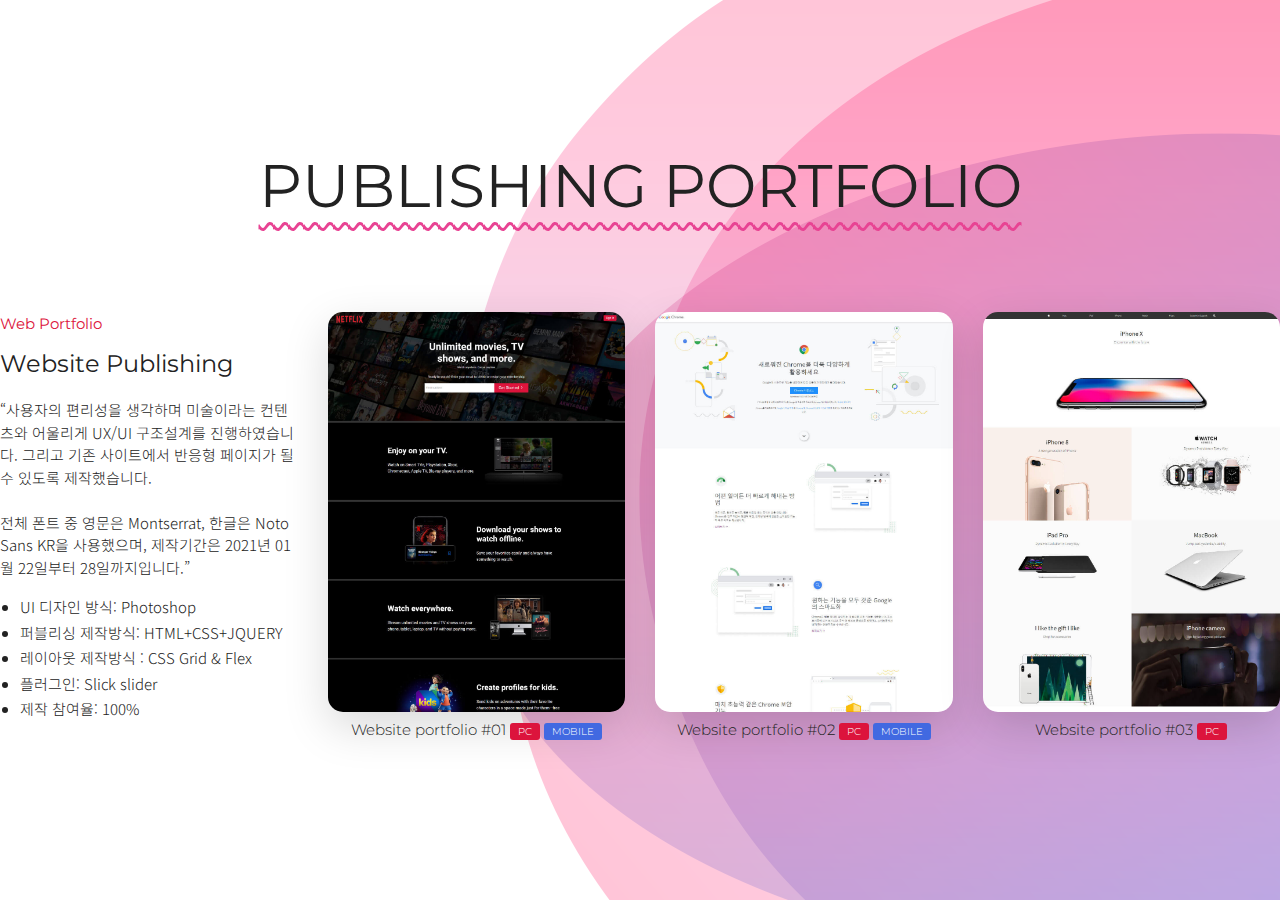
<file: index.html>
<!DOCTYPE html>
<html lang="ko">
<head>
  <meta charset="UTF-8">
  <meta http-equiv="X-UA-Compatible" content="IE=edge">
  <meta name="viewport" content="width=device-width, initial-scale=1.0">
  <title>GRID 반응형 포트폴리오 섹션 레이아웃(Project Info style)</title>
  <!-- jQuery CDN -->
  <script src="https://code.jquery.com/jquery-3.5.1.min.js"></script>
  <!-- Featherlight.js CDN -->
  <script src="script/featerlight/featherlight.js"></script>
  <link rel="stylesheet" href="script/featerlight/featherlight.css">
  <!-- Custom CSS & JS -->
  <link type="text/css" rel="stylesheet" href="style.css">
</head>
<body>

  <section class="portfilio">
    <div class="headline-share">
      <h1>Publishing Portfolio</h1>
    </div>
    <div class="items">
      <aside class="item">
        <b>Web Portfolio</b>
        <h2>Website Publishing</h2>
        <p>
          <q>사용자의 편리성을 생각하며 미술이라는 컨텐츠와 어울리게 UX/UI 구조설계를 진행하였습니다. 그리고 기존 사이트에서 반응형 페이지가 될수 있도록 제작했습니다.<br><br>

            전체 폰트 중 영문은 Montserrat, 한글은 Noto Sans KR을 사용했으며, 제작기간은 2021년 01월 22일부터 28일까지입니다.</q>
        </p>
        <p class="portfolio-info">
          <span>UI 디자인 방식: Photoshop</span>
          <span>퍼블리싱 제작방식: HTML+CSS+JQUERY</span>
          <span>레이아웃 제작방식 : CSS Grid & Flex</span>
          <span>플러그인: Slick slider</span>
          <span>제작 참여율: 100%</span>
        </p>
      </aside>
      <div class="item thum">
        <div class="photo">
          <img src="images/web-portfolio-01.jpg" alt="">
        </div>
        <span class="portfolio-title">
          Website portfolio #01
          <a class="btn-view pc" data-featherlight="iframe" href="/portfolio/apple/portfolio-01.html">pc</a>
          <a class="btn-view mobile" data-featherlight="iframe" href="/portfolio/mobile-iphone-mockup.html">mobile</a>
        </span>
      </div>
      <div class="item thum">
        <div class="photo">
          <img src="images/web-portfolio-02.jpg" alt="">
        </div>
        <span class="portfolio-title">
          Website portfolio #02
          <a class="btn-view pc" data-featherlight="iframe" href="/portfolio/chrome/portfolio-02.html">pc</a>
          <a class="btn-view mobile" data-featherlight="iframe" href="/portfolio/mobile-iphone-mockup.html">mobile</a>
        </span>
      </div>
      <div class="item thum">
        <div class="photo">
          <img src="images/web-portfolio-03.jpg" alt="">
        </div>
        <span class="portfolio-title">
          Website portfolio #03
          <a class="btn-view pc" data-featherlight="iframe" href="/portfolio/netfilx/portfolio-03.html">pc</a>
        </span>
      </div>
    </div>
  </section>

</body>
</html>
</file>
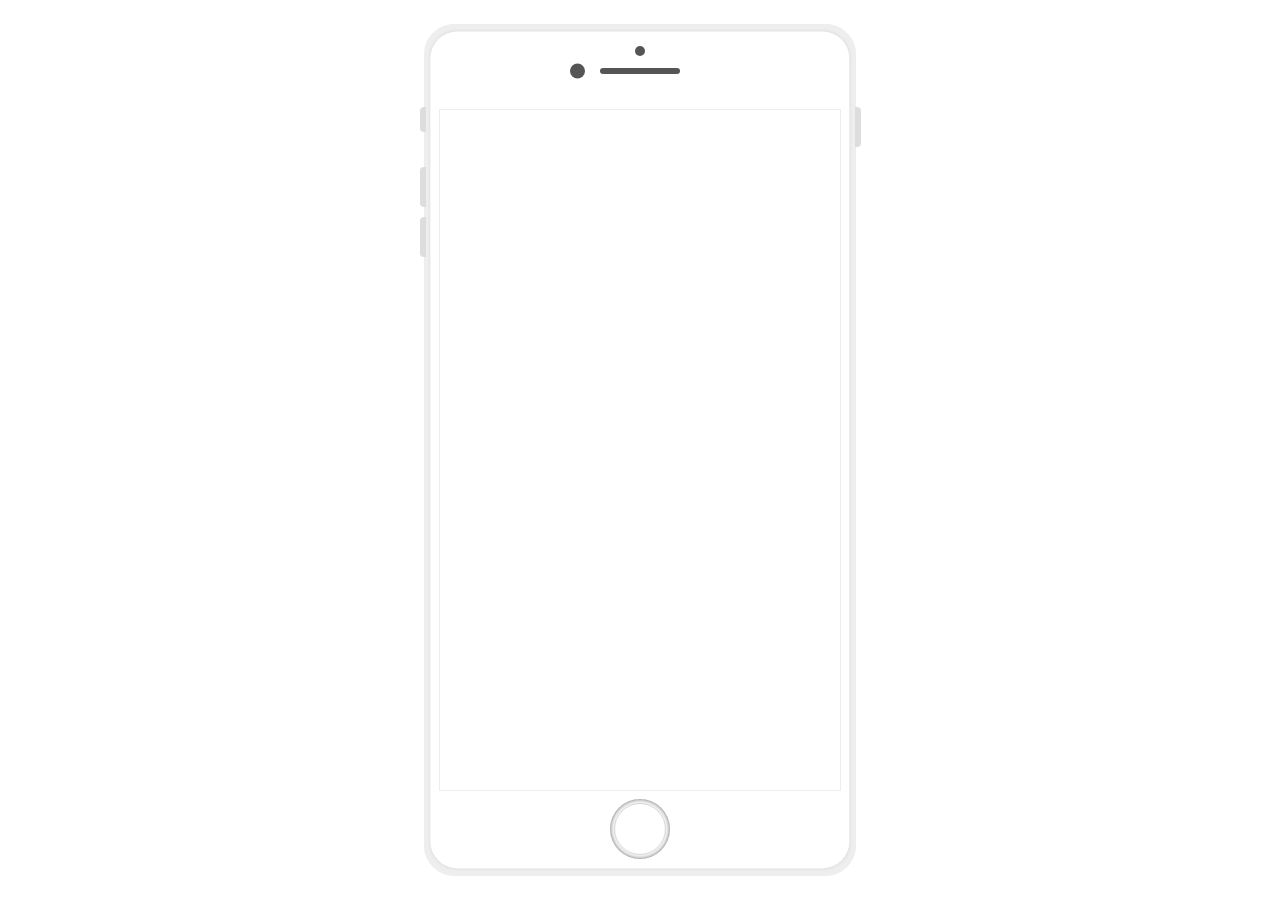
<file: portfolio/mobile-iphone-mockup.html>
<!DOCTYPE html>
<html lang="ko">
<head>
  <meta charset="UTF-8">
  <title>Mobile iPhone Mockup</title>
  <link rel="stylesheet" href="mobile-iphone-mockup.css">
</head>
<body>
 
  <!-- Mockup Start -->
  <div class="mockup">
    <div class="mobile-mockup">
      <!-- Content Here -->
      <div class="iframe-url">
        <iframe src="https://www.inflearn.com/" frameborder="0"></iframe>
      </div>
      <!-- Content Here -->
      <div class="home-btn"></div>
      <div class="camera">
        <span></span>
        <span></span>
        <span></span>
      </div>
      <div class="volume">
        <span></span>
        <span></span>
        <span></span>
      </div>
      <div class="power">
        <span></span>
      </div>
    </div>
  </div>
  <!-- Mockup End -->
  
</body>
</html>
</file>
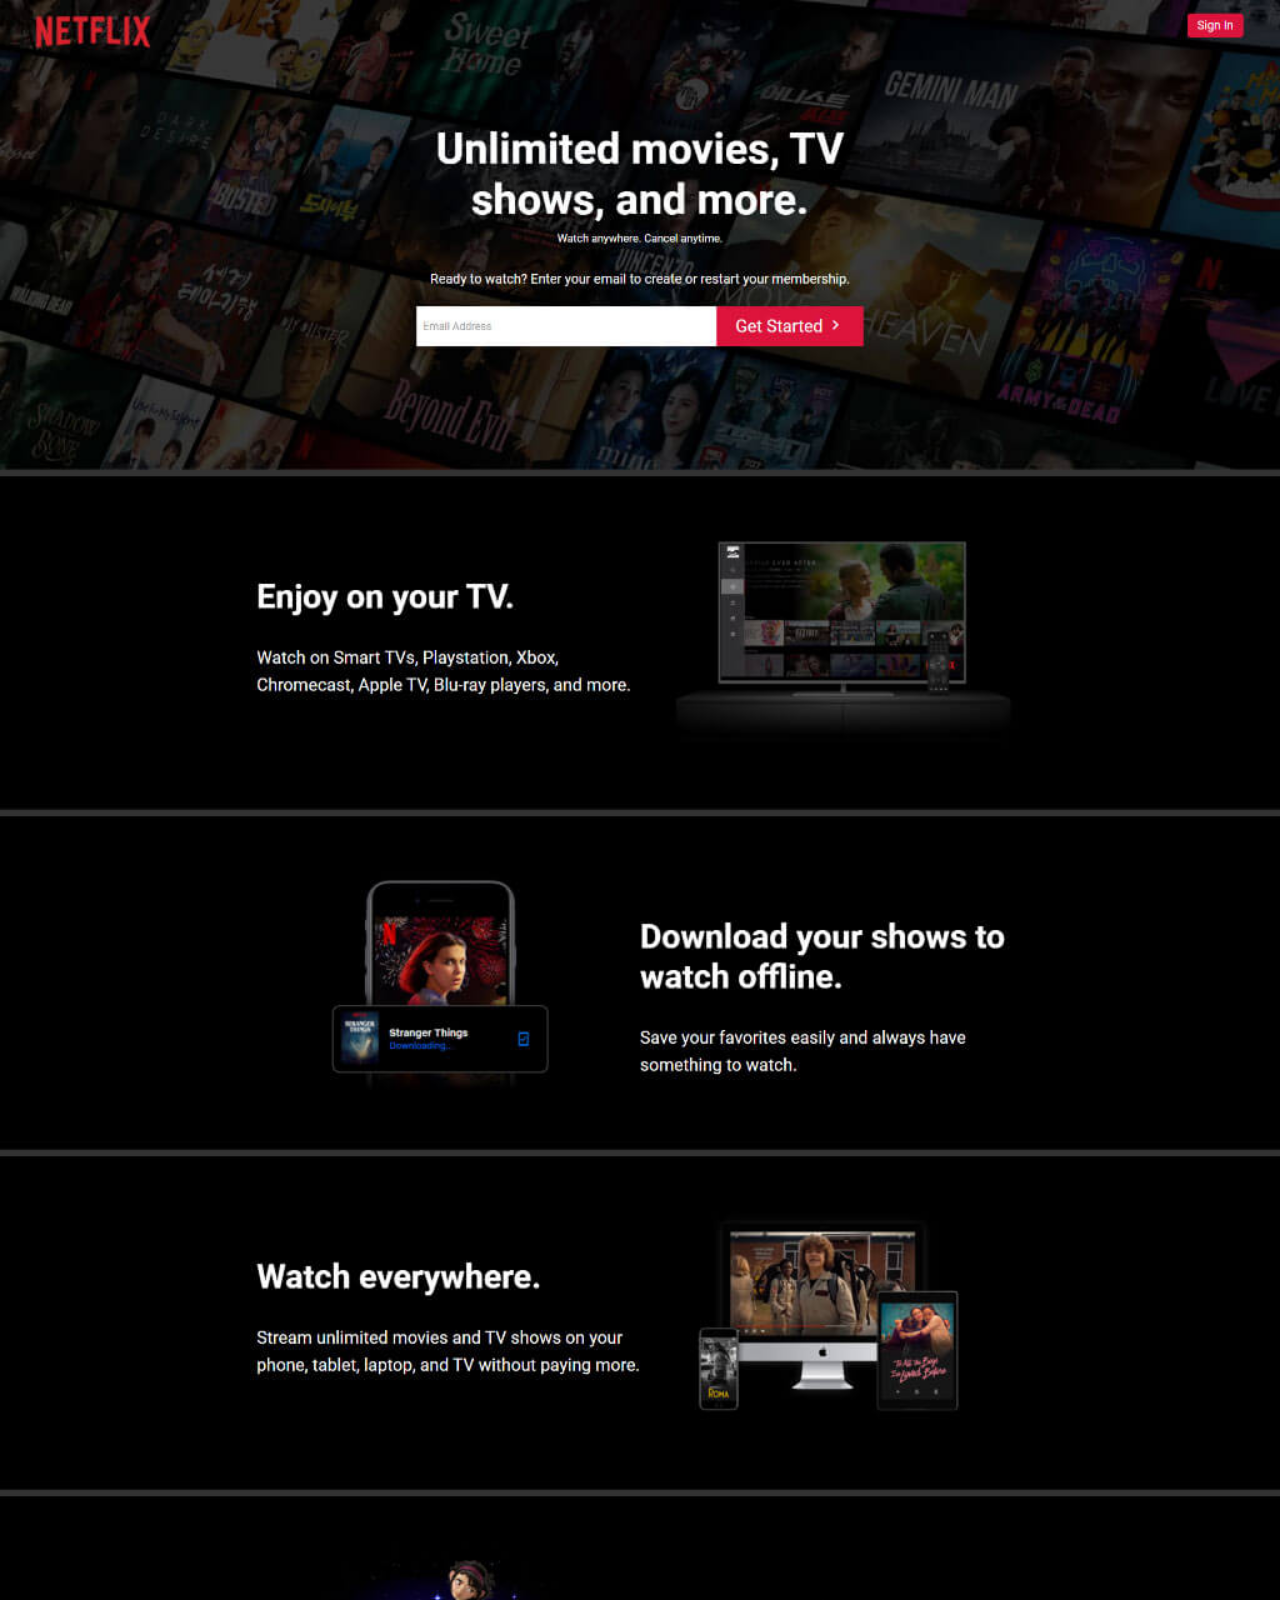
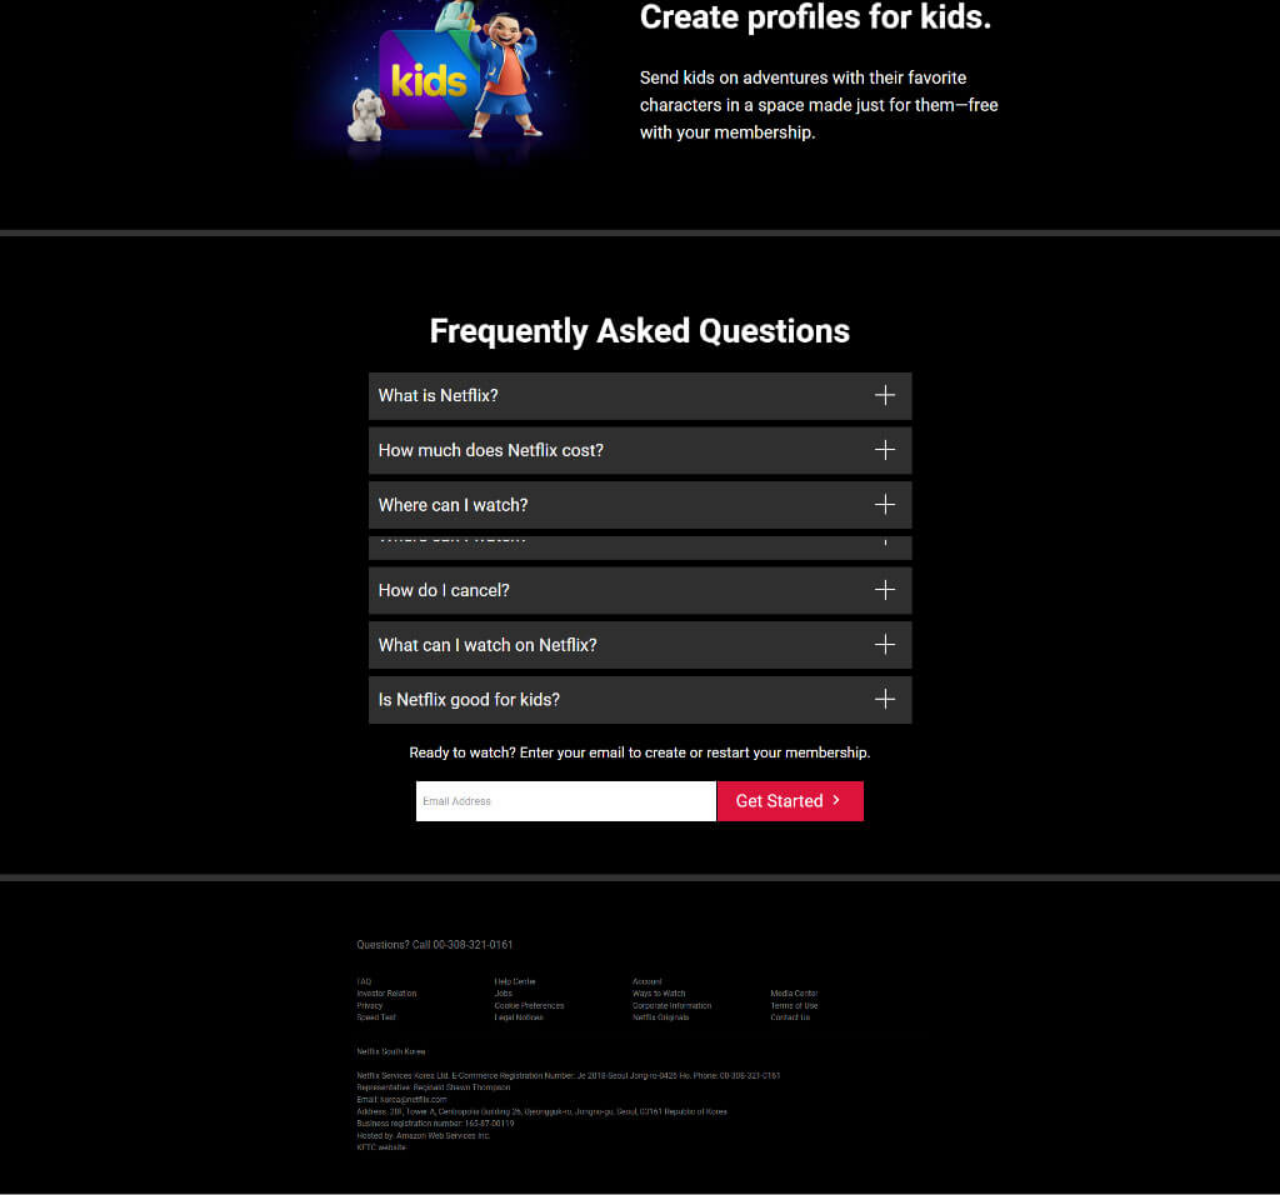
<file: portfolio/apple/portfolio-01.html>
<!DOCTYPE html>
<html lang="ko">
<head>
  <meta charset="UTF-8">
  <meta http-equiv="X-UA-Compatible" content="IE=edge">
  <meta name="viewport" content="width=device-width, initial-scale=1.0">
  <title>Website Portfolio #01</title>
  <style>
    body {
      margin: 0;
    }
    img {
      width: 100%;
    }
  </style>
</head>
<body>
  
  <img src="../../images/web-portfolio-01.jpg" alt="">

</body>
</html>
</file>
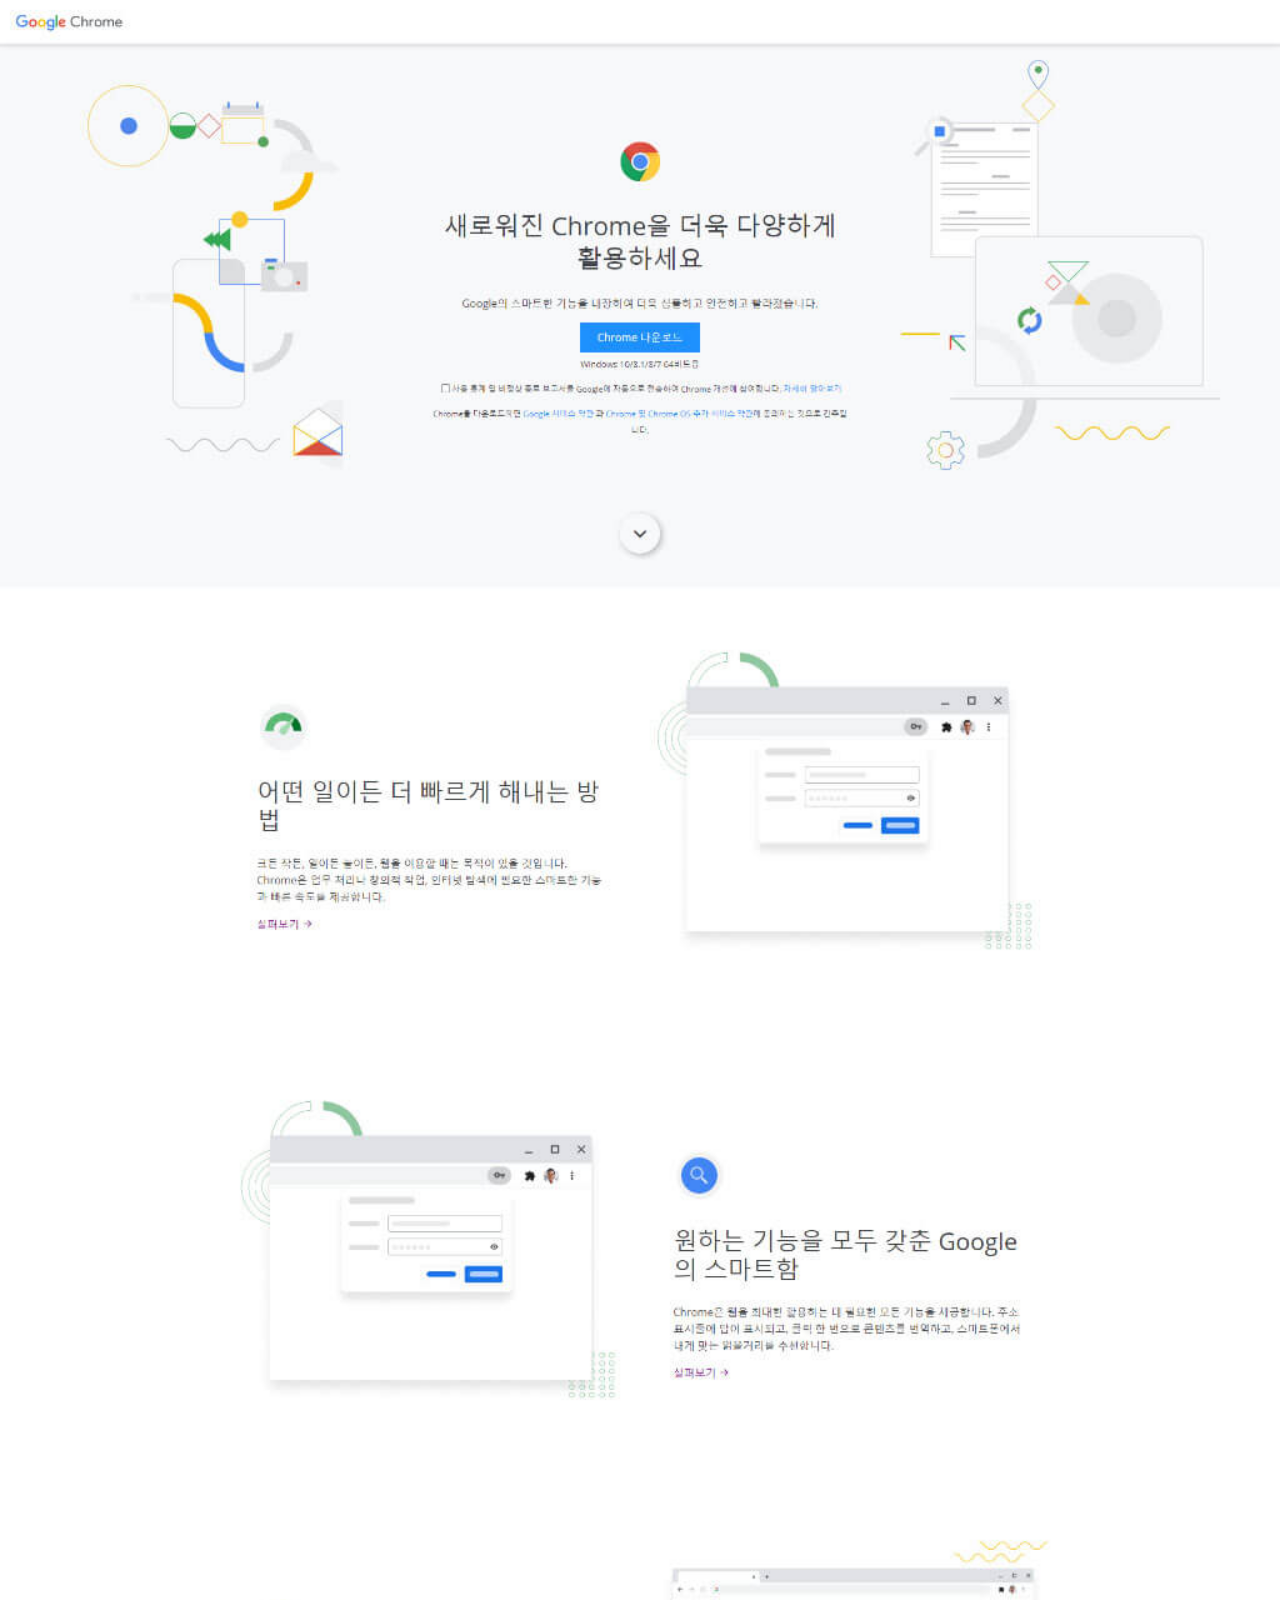
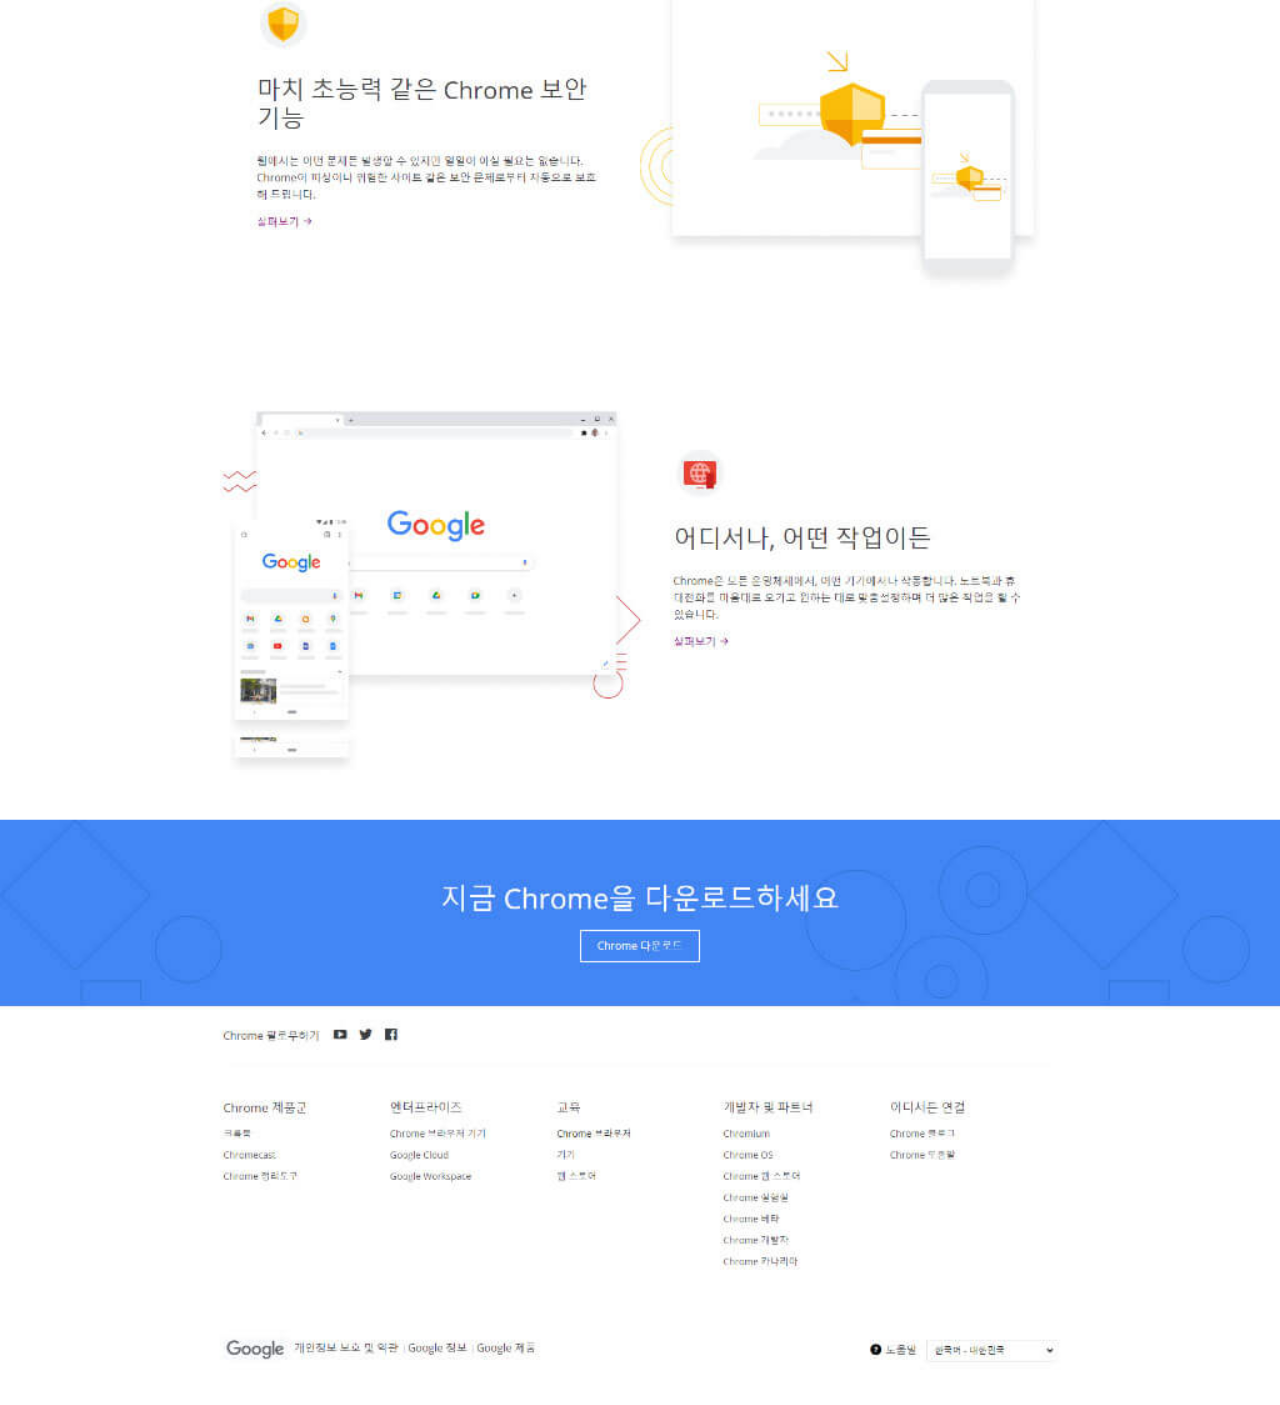
<file: portfolio/chrome/portfolio-02.html>
<!DOCTYPE html>
<html lang="ko">
<head>
  <meta charset="UTF-8">
  <meta http-equiv="X-UA-Compatible" content="IE=edge">
  <meta name="viewport" content="width=device-width, initial-scale=1.0">
  <title>Website Portfolio #01</title>
  <style>
    body {
      margin: 0;
    }
    img {
      width: 100%;
    }
  </style>
</head>
<body>
  
  <img src="../../images/web-portfolio-02.jpg" alt="">

</body>
</html>
</file>
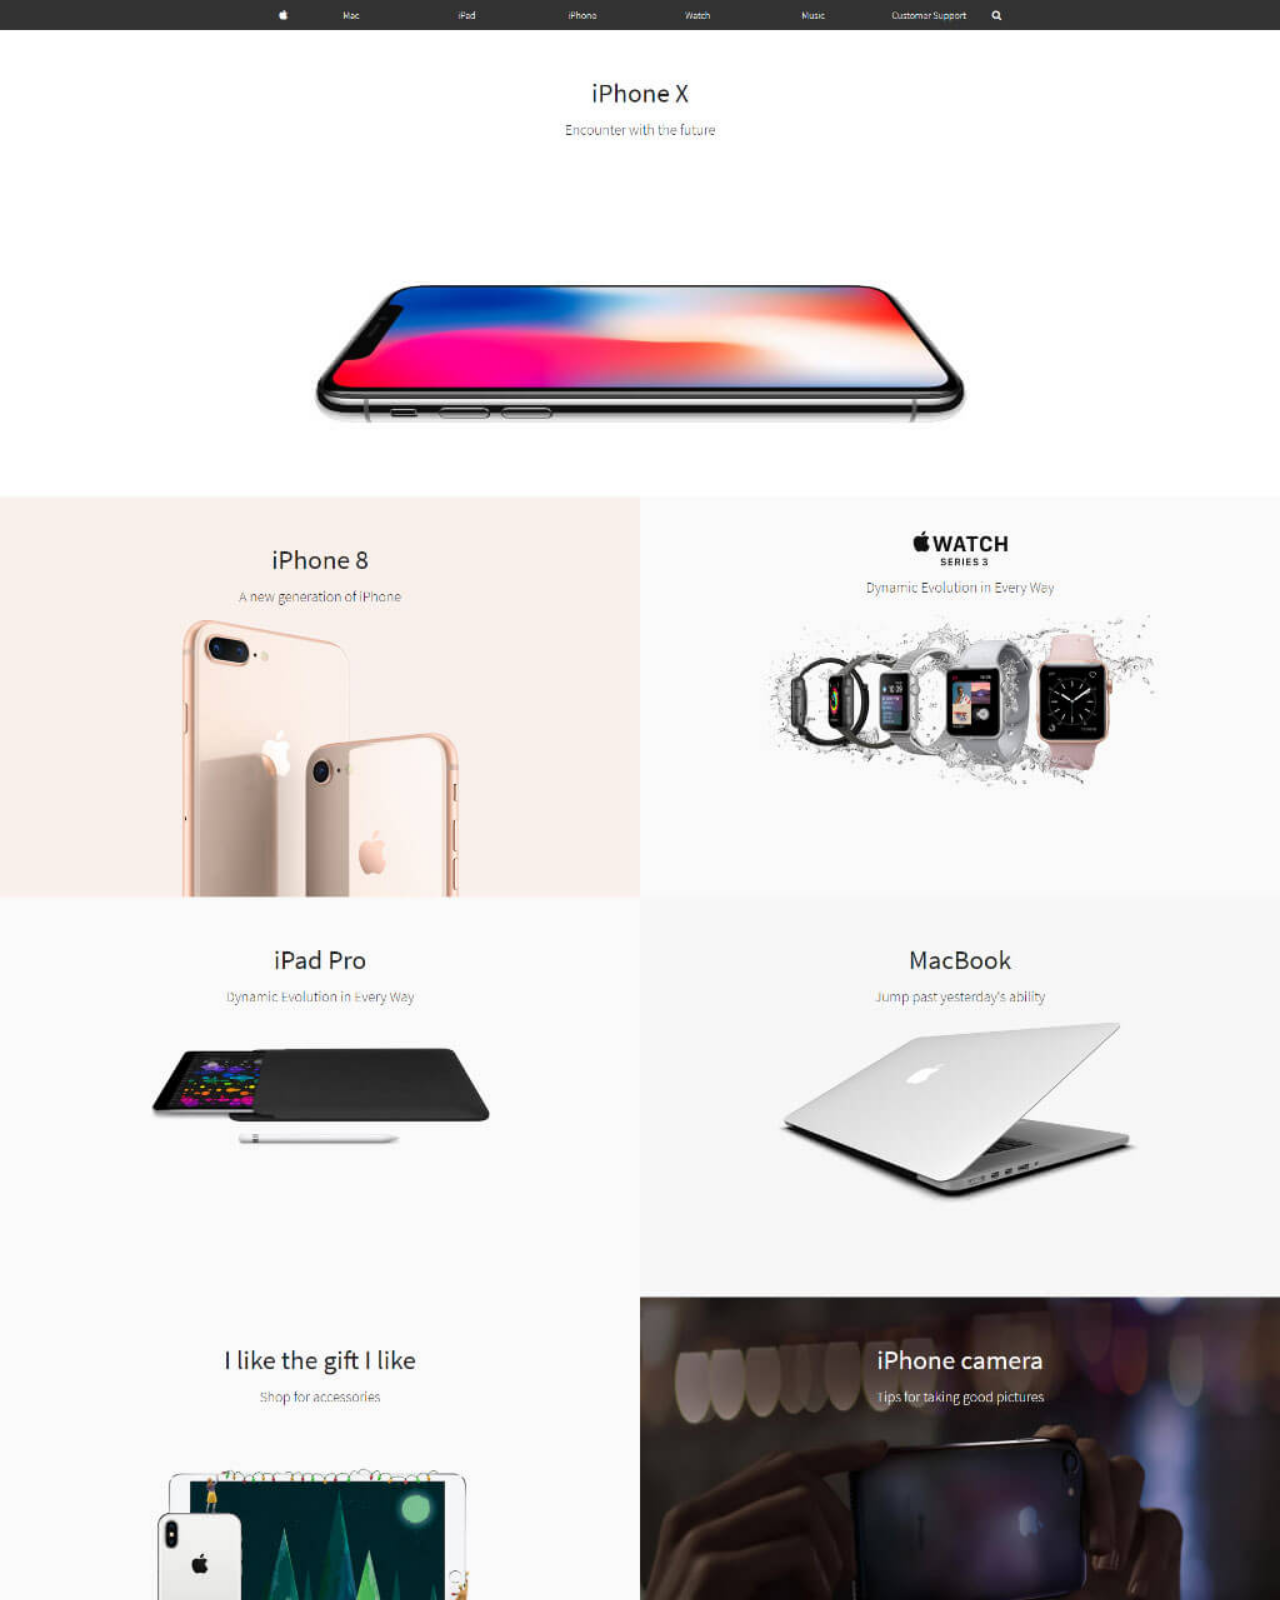
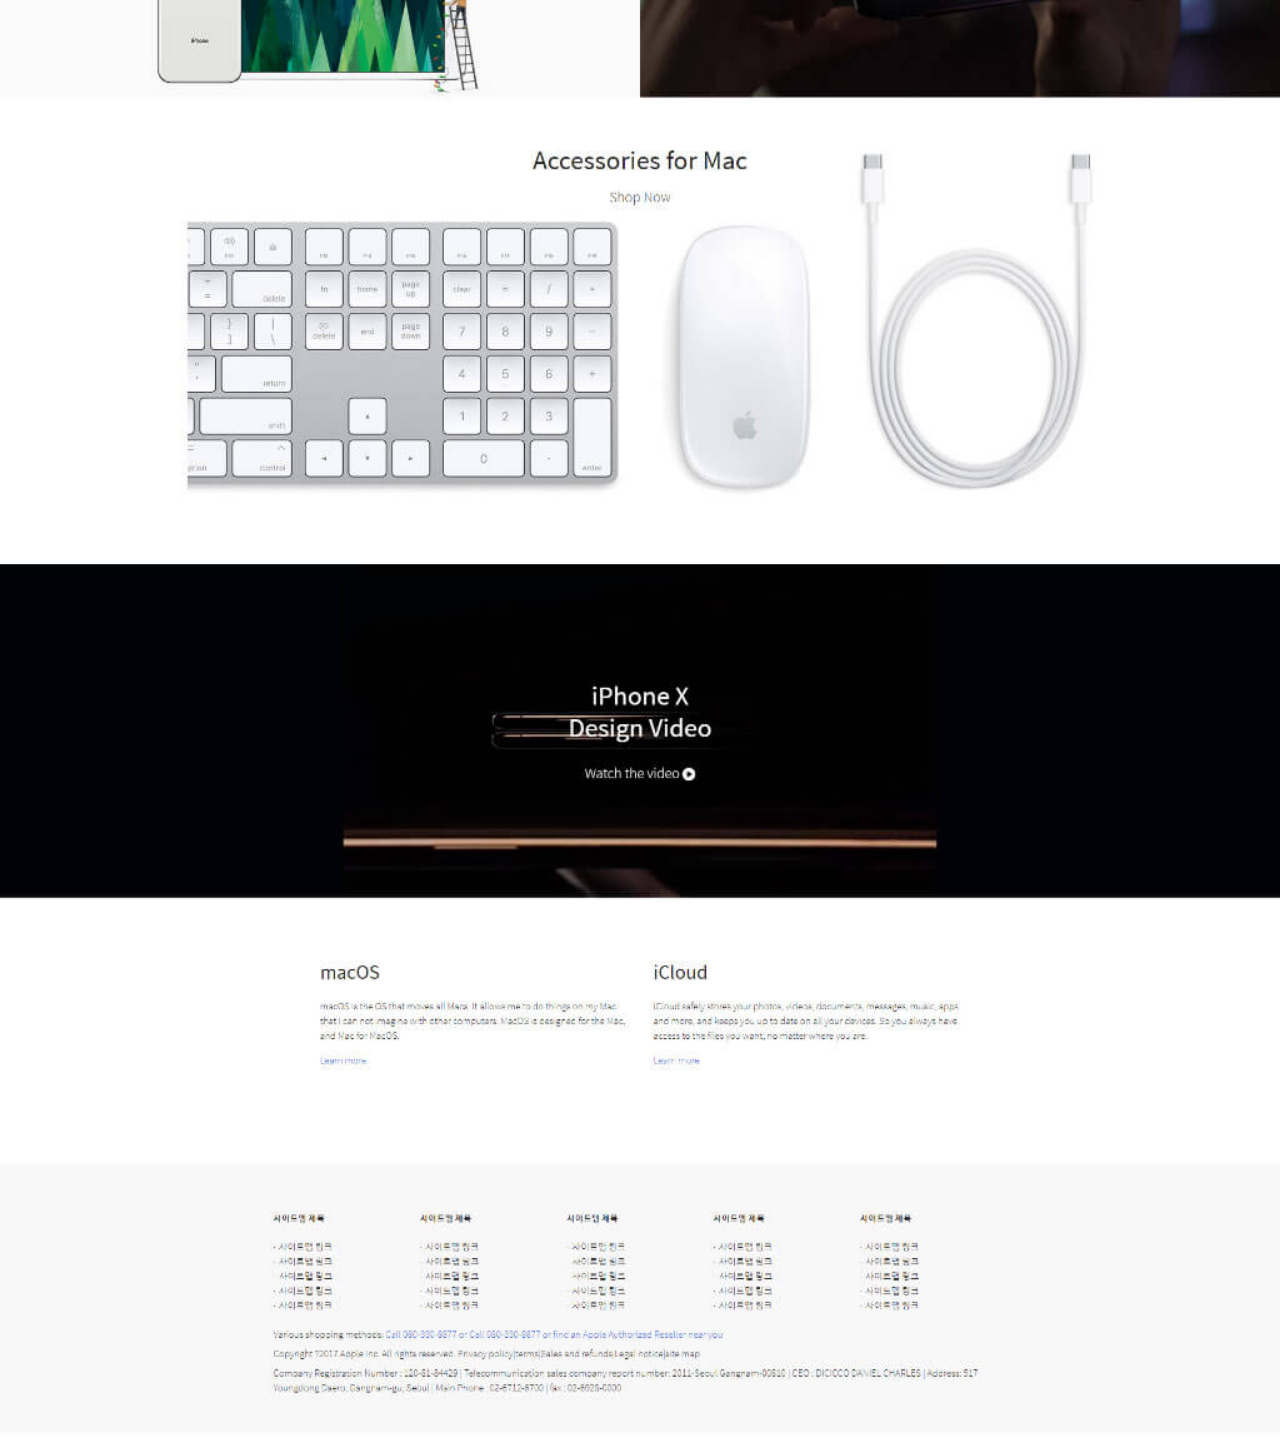
<file: portfolio/netfilx/portfolio-03.html>
<!DOCTYPE html>
<html lang="ko">
<head>
  <meta charset="UTF-8">
  <meta http-equiv="X-UA-Compatible" content="IE=edge">
  <meta name="viewport" content="width=device-width, initial-scale=1.0">
  <title>Website Portfolio #01</title>
  <style>
    body {
      margin: 0;
    }
    img {
      width: 100%;
    }
  </style>
</head>
<body>
  
  <img src="../../images/web-portfolio-03.jpg" alt="">

</body>
</html>
</file>
<file: style.css>
/* Google Web Font */
@import url("https://fonts.googleapis.com/css?family=Noto+Sans+KR:300,400,500,700,900&display=swap");
@import url("https://fonts.googleapis.com/css?family=Montserrat:300,400,500&display=swap");
* {
  -webkit-box-sizing: border-box;
          box-sizing: border-box;
}

a {
  text-decoration: none;
  color: inherit;
}

button, input {
  outline: none;
}

button {
  cursor: pointer;
}

h1, h2, h3, h4, h5, h6 {
  line-height: 1.2em;
  margin-top: 0;
  font-weight: normal;
}

/* Default CSS */
body {
  font-family: "Noto Sans KR", sans-serif;
  color: #222;
  font-size: 15px;
  font-weight: 300;
  line-height: 1.5em;
  margin: 0;
  background-color: #fff;
}

/* Section : Portfolio */
.portfilio {
  height: 100vh;
  background: url(images/background.png) no-repeat top center;
  display: grid;
  -webkit-box-pack: center;
      -ms-flex-pack: center;
          justify-content: center;
  -ms-flex-line-pack: center;
      align-content: center;
}
.portfilio .headline-share {
  margin-bottom: 50px;
}
.portfilio .headline-share h1 {
  text-decoration-style: wavy;
  text-decoration-color: #e84393;
  text-decoration-line: underline;
  text-decoration-thickness: 3px;
  text-underline-offset: 15px;
  font-family: "Montserrat";
  font-size: 60px;
  text-transform: uppercase;
  text-align: center;
}
.portfilio .items {
  width: 1280px;
  display: grid;
  -webkit-box-pack: center;
      -ms-flex-pack: center;
          justify-content: center;
  grid-template-columns: repeat(4, 1fr);
  grid-gap: 30px;
}
.portfilio .items .item.thum .photo {
  -webkit-box-shadow: 0 15px 45px rgba(0, 0, 0, 0.15);
          box-shadow: 0 15px 45px rgba(0, 0, 0, 0.15);
  border-radius: 15px;
  width: 100%;
  height: 400px;
  overflow: hidden;
}
.portfilio .items .item.thum .photo img {
  width: inherit;
  height: inherit;
  -o-object-fit: cover;
     object-fit: cover;
  -o-object-position: top;
     object-position: top;
  -webkit-transition: 2s;
  transition: 2s;
}
.portfilio .items .item.thum:hover img {
  -o-object-position: bottom;
     object-position: bottom;
}
.portfilio .items .item.thum .portfolio-title {
  font-family: "Montserrat";
  display: block;
  text-align: center;
  margin: 7px;
}
.portfilio .items .item.thum .portfolio-title .btn-view {
  color: #fff;
  font-size: 10px;
  border-radius: 3px;
  padding: 2px 8px;
  text-transform: uppercase;
}
.portfilio .items .item.thum .portfolio-title .btn-view.pc {
  background-color: crimson;
}
.portfilio .items .item.thum .portfolio-title .btn-view.mobile {
  background-color: royalblue;
}
.portfilio .items aside.item b, .portfilio .items aside.item h2 {
  font-family: "Montserrat";
}
.portfilio .items aside.item b {
  font-weight: normal;
  color: crimson;
}
.portfilio .items aside.item h2 {
  font-size: 1.6em;
  margin-top: 15px;
}
.portfilio .items aside.item .portfolio-info {
  padding-left: 20px;
  line-height: 1.7em;
}
.portfilio .items aside.item .portfolio-info span {
  display: list-item;
}

/* Tablet Breakpoint */
@media (min-width: 768px) and (max-width: 1024px) {
  .portfilio {
    height: auto;
    padding: 20px;
    -ms-flex-line-pack: start;
        align-content: start;
  }
  .portfilio .headline-share h1 {
    font-size: 45px;
  }
  .portfilio .items {
    width: 100%;
    grid-template-columns: repeat(2, 1fr);
  }
  .portfilio .items aside.item {
    grid-column: span 2;
  }
  .portfilio .items .item.thum:nth-of-type(3) {
    grid-column: span 2;
  }
}
/* Mobile Breakpoint */
@media (max-width: 768px) {
  .portfilio {
    height: auto;
    padding: 20px;
    -ms-flex-line-pack: start;
        align-content: start;
  }
  .portfilio .headline-share h1 {
    font-size: 20px;
  }
  .portfilio .items {
    width: 100%;
    grid-template-columns: repeat(1, 1fr);
  }
}
</file>
<file: portfolio/mobile-iphone-mockup.css>
.mockup {
  position: absolute;
  top: 50%;
  left: 50%;
  transform: translate(-50%, -50%);
}
.mobile-mockup {
  border: 1px solid #eee;
  width: 430px;
  height: 850px;
  position: relative;
  border-radius: 30px;
  background-color: #eee;
}
.mobile-mockup:before {
  content: '';
  position: absolute;
  width: 97.5%;
  height: 98.5%;
  border-radius: 27px;
  box-shadow: 0 0 3px rgba(178, 178, 178, 0.29);
  top: 50%;
  left: 50%;
  transform: translate(-50%, -50%);
  background-color: #fff;
}
.iframe-url {
  border: 1px solid #eee;
  position: absolute;
  width: 400px;
  height: 680px;
  position: absolute;
  top: 50%;
  left: 50%;
  transform: translate(-50%, -50%);
}
.home-btn {
  border: 1px solid #ddd;
  width: 50px;
  height: 50px;
  position: absolute;
  bottom: 20px;
  border-radius: 50%;
  left: 50%;
  transform: translateX(-50%);
}
.home-btn:before {
  content: '';
  width: 60px;
  height: 60px;
  position: absolute;
  top: 50%;
  left: 50%;
  transform: translate(-50%, -50%);
  box-shadow: 0 0 5px #606060 inset;
  border-radius: 50%;
}
.camera {
  position: absolute;
  width: 400px;
  height: 70px;
  top: 11px;
  left: 50%;
  transform: translateX(-50%);
}
.camera span {
  position: absolute;
  background-color: #555;
}
.camera span:nth-child(1) {
  width: 80px;
  height: 6px;
  border-radius: 10px;
  top: 50%;
  left: 50%;
  transform: translate(-50%, -50%);
}
.camera span:nth-child(2) {
  width: 10px;
  height: 10px;
  border-radius: 50%;
  left: 50%;
  transform: translateX(-50%);
  top: 10px;
}
.camera span:nth-child(3) {
  width: 15px;
  height: 15px;
  border-radius: 50%;
  top: 50%;
  transform: translateY(-50%);
  left: 130px;
}
.volume {
/*  border: 1px solid red;*/
  position: absolute;
  width: 6px;
  height: 150px;
  right: calc(100% - 1px);
  top: 82px;
}
.volume span,
.power span {
  background-color: #ddd;
  position: absolute;
  width: 100%;
  height: 40px;
  border-radius: 4px 0 0 4px;
}
.volume span:nth-child(1) {
  top: 0;
  height: 25px;
}
.volume span:nth-child(2) {
  bottom: 50px;
}
.volume span:nth-child(3) {
  bottom: 0;
}
.power {
  /*border: 1px solid red;*/
  position: absolute;
  width: 6px;
  height: 40px;
  top: 82px;
  left: 100%;
}
.power span {
  transform: rotateY(180deg);
}

.iframe-url iframe {
  width: 100%;
  height: 100%;
}
</file>
<file: script/featerlight/featherlight.css>
/**
 * Featherlight – ultra slim jQuery lightbox
 * Version 1.7.13 - http://noelboss.github.io/featherlight/
 *
 * Copyright 2018, Noël Raoul Bossart (http://www.noelboss.com)
 * MIT Licensed.
**/

html.with-featherlight {
	/* disable global scrolling when featherlights are visible */
	overflow: hidden;
}

.featherlight {
	display: none;

	/* dimensions: spanning the background from edge to edge */
	position:fixed;
	top: 0; right: 0; bottom: 0; left: 0;
	z-index: 2147483647; /* z-index needs to be >= elements on the site. */

	/* position: centering content */
	text-align: center;

	/* insures that the ::before pseudo element doesn't force wrap with fixed width content; */
	white-space: nowrap;

	/* styling */
	cursor: pointer;
	background: #333;
	/* IE8 "hack" for nested featherlights */
	background: rgba(0, 0, 0, 0);
}

/* support for nested featherlights. Does not work in IE8 (use JS to fix) */
.featherlight:last-of-type {
	background: rgba(0, 0, 0, 0.8);
}

.featherlight:before {
	/* position: trick to center content vertically */
	content: '';
	display: inline-block;
	height: 100%;
	vertical-align: middle;
}

.featherlight .featherlight-content {
	/* make content container for positioned elements (close button) */
	position: relative;

	/* position: centering vertical and horizontal */
	text-align: left;
	vertical-align: middle;
	display: inline-block;

	/* dimensions: cut off images */
	overflow: auto;
	padding: 25px 25px 0;
	border-bottom: 25px solid transparent;

	/* dimensions: handling large content */
	margin-left: 5%;
	margin-right: 5%;
	max-height: 95%;

	/* styling */
	background: #fff;
	cursor: auto;

	/* reset white-space wrapping */
	white-space: normal;
}

/* contains the content */
.featherlight .featherlight-inner {
	/* make sure its visible */
	display: block;
}

/* don't show these though */
.featherlight script.featherlight-inner,
.featherlight link.featherlight-inner,
.featherlight style.featherlight-inner {
	display: none;
}

.featherlight .featherlight-close-icon {
	/* position: centering vertical and horizontal */
	position: absolute;
	z-index: 9999;
	top: 0;
	right: 0;

	/* dimensions: 25px x 25px */
	line-height: 25px;
	width: 25px;

	/* styling */
	cursor: pointer;
	text-align: center;
	font-family: Arial, sans-serif;
	background: #fff; /* Set the background in case it overlaps the content */
	background: rgba(255, 255, 255, 0.3);
	color: #000;
	border: none;
	padding: 0;
}

/* See http://stackoverflow.com/questions/16077341/how-to-reset-all-default-styles-of-the-html5-button-element */
.featherlight .featherlight-close-icon::-moz-focus-inner {
	border: 0;
	padding: 0;
}

.featherlight .featherlight-image {
	/* styling */
	width: 100%;
}


.featherlight-iframe .featherlight-content {
	/* removed the border for image croping since iframe is edge to edge */
	border-bottom: 0;
	padding: 0;
	-webkit-overflow-scrolling: touch;
}

.featherlight iframe {
	/* styling */
	border: none;
}

.featherlight * { /* See https://github.com/noelboss/featherlight/issues/42 */
	-webkit-box-sizing: border-box;
	-moz-box-sizing: border-box;
	box-sizing: border-box;
}

/* handling phones and small screens */
@media only screen and (max-width: 1024px) {
	.featherlight .featherlight-content {
		/* dimensions: maximize lightbox with for small screens */
		margin-left: 0;
		margin-right: 0;
		max-height: 98%;

		padding: 10px 10px 0;
		border-bottom: 10px solid transparent;
	}
}

/* hide non featherlight items when printing */
@media print {
	html.with-featherlight > * > :not(.featherlight) {
		display: none;
	}
}
</file>
